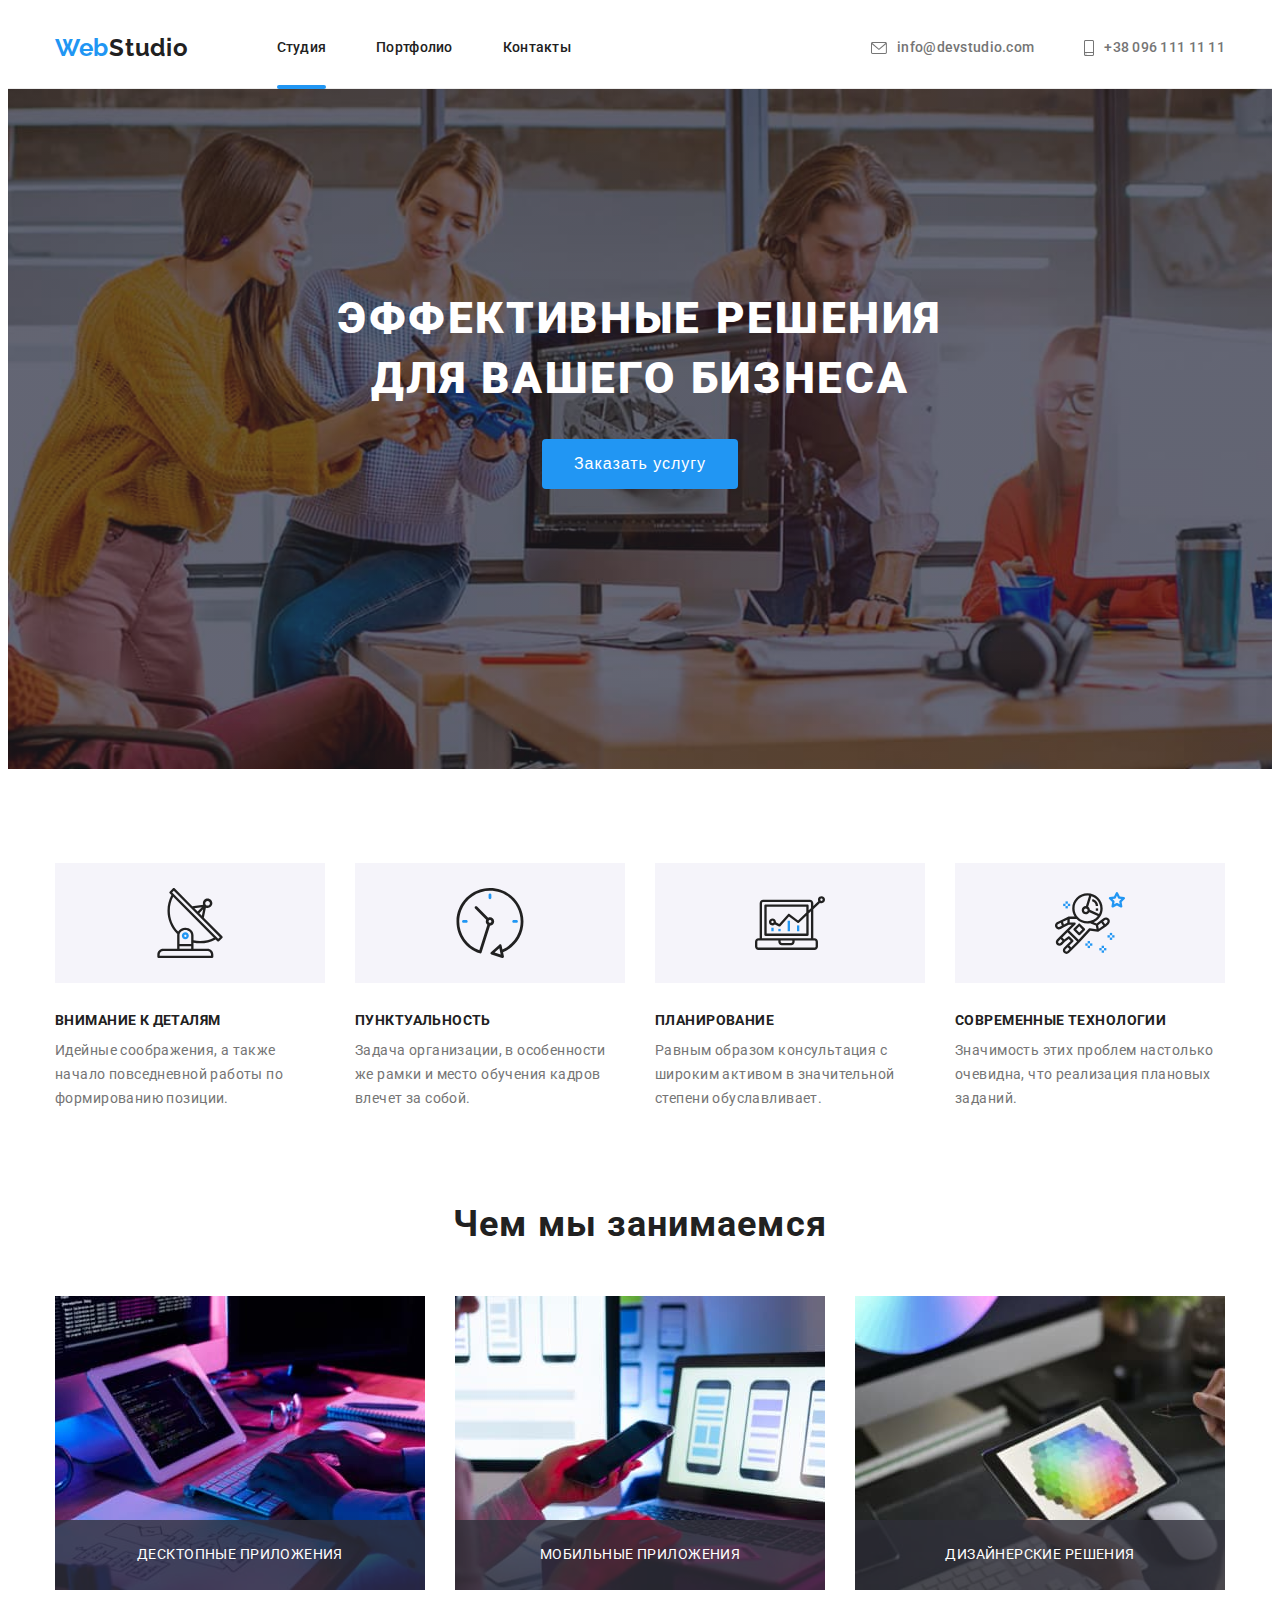
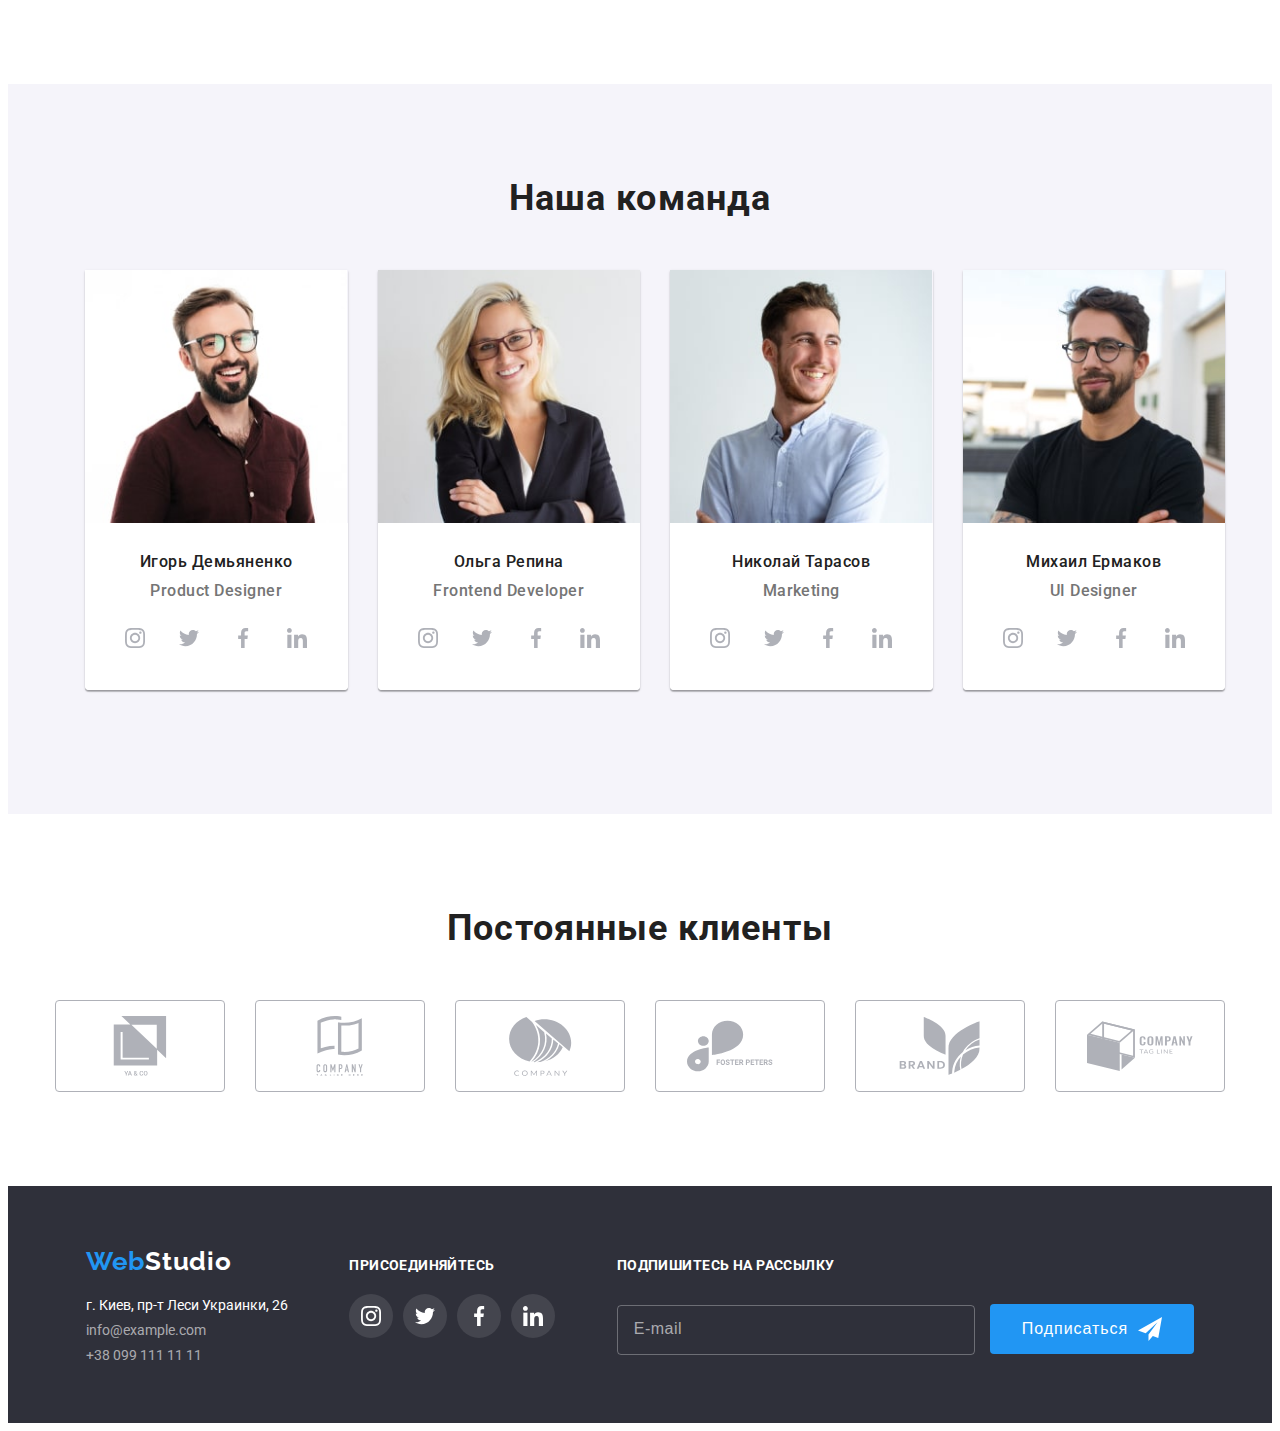
<file: index.html>
<!DOCTYPE html>
<html lang="ru">
  <head>
    <meta charset="UTF-8" />
    <meta http-equiv="X-UA-Compatible" content="IE=edge" />
    <meta name="viewport" content="width=device-width, initial-scale=1.0" />
    <title>WebStudio</title>
    <link rel="preconnect" href="https://fonts.googleapis.com" />
    <link rel="preconnect" href="https://fonts.gstatic.com" crossorigin />
    <link
      href="https://fonts.googleapis.com/css2?family=Raleway:wght@700&family=Roboto:wght@400;500;700;900&display=swap"
      rel="stylesheet"
    />
    <link
      rel="stylesheet"
      href="https://cdnjs.cloudflare.com/ajax/libs/modern-normalize/1.1.0/modern-normalize.min.css"
      integrity="sha512-wpPYUAdjBVSE4KJnH1VR1HeZfpl1ub8YT/NKx4PuQ5NmX2tKuGu6U/JRp5y+Y8XG2tV+wKQpNHVUX03MfMFn9Q=="
      crossorigin="anonymous"
      referrerpolicy="no-referrer"
    />
    <link rel="stylesheet" href="./css/main.min.css" />
  </head>
  <body class="body">
    <!-- ---------------------------------------------Header---------------------------------------- -->

    <header class="header">
      <div class="container">
        <div class="logo">
          <a class="logo__link" href="">
            <span class="logo__text">Web</span>Studio</a
          >
        </div>
        <nav class="menu">
          <ul class="nav-list">
            <li class="nav-list__item nav-list__item--margin">
              <a class="nav-list__link nav-list__link--margin current" href=""
                >Студия</a
              >
            </li>
            <li class="nav-list__item nav-list__item--margin">
              <a
                class="nav-list__link nav-list__link--margin"
                href="./portfolio.html"
                >Портфолио</a
              >
            </li>
            <li class="nav-list__item nav-list__item--margin">
              <a class="nav-list__link nav-list__link--margin" href=""
                >Контакты</a
              >
            </li>
          </ul>
        </nav>
        <ul class="nav-list nav-list--change">
          <li class="nav-list__item nav-list__item--bottom">
            <a
              class="nav-list__link nav-list__link--color nav-list__link--size"
              href="mailto:info@devstudio.com"
            >
              <svg class="nav-list__icon" width="16px" height="12px">
                <use href="./images/icons.svg#icon-envelope"></use>
              </svg>
              info@devstudio.com</a
            >
          </li>
          <li class="nav-list__item">
            <a
              class="nav-list__link nav-list__link--color nav-list__link-size"
              href="tel:+380961111111"
            >
              <svg class="nav-list__icon" width="10px" height="16px">
                <use href="./images/icons.svg#icon-smartphone"></use></svg
              >+38 096 111 11 11</a
            >
          </li>
        </ul>
        <button class="open-menu" type="button">
          <svg class="open-menu__icon" width="40px" height="40px">
            <use
              class="open-menu__sign"
              href="./images/icons.svg#menu_40px"
            ></use>
          </svg>
        </button>
      </div>
      <div class="mob-menu is-hidden">
        <div class="mob-menu__container">
          <div class="menu-top">
            <button class="menu-closed" type="button">
              <svg class="menu-closed__icon" width="40px" height="40px">
                <use
                  class="menu-closed_sign"
                  href="./images/icons.svg#close_40px"
                ></use>
              </svg>
            </button>
            <ul class="menu-top__list">
              <li class="menu-top__list">
                <a href="" class="menu-top__link menu-top__link--current"
                  >Студия</a
                >
              </li>
              <li class="menu-top__list">
                <a href="./portfolio.html" class="menu-top__link">Портфолио</a>
              </li>
              <li class="menu-top__list">
                <a href="" class="menu-top__link">Контакты</a>
              </li>
            </ul>
          </div>
          <div class="menu-bottom">
            <ul class="menu-contact">
              <li class="menu-contact__item">
                <a href="" class="menu-contact__tel">+38 096 111 11 11</a>
              </li>
              <li class="menu-contact__item">
                <a href="" class="menu-contact__mail">info@devstudio.com</a>
              </li>
            </ul>
            <ul class="menu-social">
              <li class="menu-social__item">
                <a href="" class="menu-social__link">Instagram</a>
              </li>
              <li class="menu-social__item">
                <a href="" class="menu-social__link">Twitter</a>
              </li>
              <li class="menu-social__item">
                <a href="" class="menu-social__link">Facebook</a>
              </li>
              <li class="menu-social__item">
                <a href="" class="menu-social__link">LinkedIn</a>
              </li>
            </ul>
          </div>
        </div>
      </div>
    </header>

    <!--------------------------------------- Main ------------------------------------------>

    <main>
      <!-- Section 1-->
      <section class="section primary">
        <div class="container container--display">
          <h1 class="primary__title">
            Эффективные решения <br />
            для вашего бизнеса
          </h1>
          <button data-modal-open class="primary__btn" type="button">
            Заказать услугу
          </button>
        </div>
      </section>
      <!-- Section 2-->
      <section class="section benefits">
        <div class="container">
          <h2 class="visually-hidden">Преимущества</h2>
          <ul class="benefits__list">
            <li class="benefits__item">
              <div class="benefits-card">
                <svg class="benefits-card__icon" width="70" height="70">
                  <use href="./images/icons.svg#antenna-1"></use>
                </svg>
              </div>
              <h3 class="benefits-card__company">Внимание к деталям</h3>
              <p class="benefits-card__description">
                Идейные соображения, а также начало повседневной работы по
                формированию позиции.
              </p>
            </li>
            <li class="benefits__item">
              <div class="benefits-card">
                <svg class="benefits-card__icon" width="70" height="70">
                  <use href="./images/icons.svg#icon-clock-1"></use>
                </svg>
              </div>
              <h3 class="benefits-card__company">Пунктуальность</h3>
              <p class="benefits-card__description">
                Задача организации, в особенности же рамки и место обучения
                кадров влечет за собой.
              </p>
            </li>
            <li class="benefits__item">
              <div class="benefits-card">
                <svg class="benefits-card__icon" width="70" height="70">
                  <use href="./images/icons.svg#icon-diagram"></use>
                </svg>
              </div>
              <h3 class="benefits-card__company">Планирование</h3>
              <p class="benefits-card__description">
                Равным образом консультация с широким активом в значительной
                степени обуславливает.
              </p>
            </li>
            <li class="benefits__item">
              <div class="benefits-card">
                <svg class="benefits-card__icon" width="70" height="70">
                  <use href="./images/icons.svg#icon-astronaut-1"></use>
                </svg>
              </div>
              <h3 class="benefits-card__company">Современные технологии</h3>
              <p class="benefits-card__description">
                Значимость этих проблем настолько очевидна, что реализация
                плановых заданий.
              </p>
            </li>
          </ul>
        </div>
      </section>
      <!-- Section 3 -->
      <section class="section product">
        <div class="container">
          <h2 class="product__our">Чем мы занимаемся</h2>
          <ul class="product-device">
            <li class="product__pic">
              <div class="device">
                <picture>
                  <source
                    media="(min-width:1200px )"
                    srcset="
                      ./images/whatwedo/doing1-min.jpg    1x,
                      ./images/whatwedo/doing1-2x-min.jpg 2x
                    "
                  />
                  <img
                    src="./images/whatwedo/doing1-min.jpg"
                    alt="Друкует текст
                  на клавиатуре."
                  />
                </picture>
                <p class="device__title">Десктопные приложения</p>
              </div>
            </li>
            <li class="product__pic">
              <div class="device">
                <picture>
                  <source
                    media="(min-width:1200px )"
                    srcset="
                      ./images/whatwedo/doing2-min.jpg    1x,
                      ./images/whatwedo/doing2-2x-min.jpg 2x
                    "
                  />
                  <img
                    src="/images/whatwedo/doing2-min.jpg"
                    alt="Оптимизирует телефон"
                  />
                </picture>

                <p class="device__title">Мобильные приложения</p>
              </div>
            </li>
            <li class="product__pic">
              <div class="device">
                <picture>
                  <source
                    media="(min-width:1200px )"
                    srcset="
                      ./images/whatwedo/doing3-min.jpg    1x,
                      ./images/whatwedo/doing3-2x-min.jpg 2x
                    "
                  />
                  <img
                    src="./images/whatwedo/doing3-min.jpg"
                    alt="Играет игру на планшете"
                  />
                </picture>
                <p class="device__title">Дизайнерские решения</p>
              </div>
            </li>
          </ul>
        </div>
      </section>
      <!-- Sectiom 4 -->
      <section class="section about">
        <div class="container">
          <h2 class="about__team">Наша команда</h2>
          <ul class="worker">
            <li class="worker__people">
              <picture>
                <source
                  media="(min-width:1200px )"
                  srcset="
                    ./images/ourteam/people1-desktop-min.jpg    1x,
                    ./images/ourteam/people1-desktop-2x-min.jpg 2x
                  "
                />
                <source
                  media="(min-width:768px )"
                  srcset="
                    ./images/ourteam/people1-tablet-min.jpg    1x,
                    ./images/ourteam/people1-tablet-2x-min.jpg 2x
                  "
                />
                <source
                  media="(min-width:320px )"
                  srcset="
                    ./images/ourteam/people1-mob-min.jpg    1x,
                    ./images/ourteam/people1-mob-2x-min.jpg 2x
                  "
                />
                <img
                  src="./images/ourteam/people1-mob-min.jpg"
                  alt="Фотография Николая Тарасова"
                />
              </picture>
              <div
                class="worker__container-position worker__container--position"
              >
                <h3 class="worker__name">Игорь Демьяненко</h3>
                <p class="worker__position" lang="en">Product Designer</p>
                <ul class="social-media">
                  <li class="social-media__icon">
                    <a
                      class="social-media__link"
                      href="https://www.instagram.com/"
                      target="_blank"
                      rel="noreferrer noopener"
                    >
                      <svg class="social-media__icon" width="20" height="20">
                        <use
                          href="./images/icons.svg#icon-instagram"
                        ></use></svg
                    ></a>
                  </li>
                  <li class="social-media__icon">
                    <a
                      class="social-media__link"
                      href="https://twitter.com/"
                      target="_blank"
                      rel="noreferrer noopener"
                    >
                      <svg class="social-media__icon" width="20" height="20">
                        <use href="./images/icons.svg#icon-twitter"></use>
                      </svg>
                    </a>
                  </li>
                  <li class="social-media__icon">
                    <a
                      class="social-media__link"
                      href="https://www.facebook.com/"
                      target="_blank"
                      rel="noreferrer noopener"
                    >
                      <svg class="social-media__icon" width="20" height="20">
                        <use href="./images/icons.svg#icon-facebook"></use>
                      </svg>
                    </a>
                  </li>
                  <li class="social-media__icon">
                    <a
                      class="social-media__link"
                      href="https://www.linkedin.com/"
                      target="_blank"
                      rel="noreferrer noopener"
                    >
                      <svg class="social-media__icon" width="20" height="20">
                        <use href="./images/icons.svg#icon-linkedin"></use>
                      </svg>
                    </a>
                  </li>
                </ul>
              </div>
            </li>
            <li class="worker__people">
              <picture>
                <source
                  media="(min-width:1200px )"
                  srcset="
                    ./images/ourteam/people2-desktop-min.jpg    1x,
                    ./images/ourteam/people2-desktop-2x-min.jpg 2x
                  "
                />
                <source
                  media="(min-width:768px )"
                  srcset="
                    ./images/ourteam/people2-tablet-min.jpg    1x,
                    ./images/ourteam/people2-tablet-2x-min.jpg 2x
                  "
                />
                <source
                  media="(min-width:320px )"
                  srcset="
                    ./images/ourteam/people2-mob-min.jpg    1x,
                    ./images/ourteam/people2-mob-2x-min.jpg 2x
                  "
                />
                <img
                  src="./images/ourteam/people2-mob-min.jpg"
                  alt="Фотография Ольги Репиной"
                />
              </picture>
              <div class="worker__container-position">
                <h3 class="worker__name">Ольга Репина</h3>
                <p class="worker__position" lang="en">Frontend Developer</p>
                <ul class="social-media list">
                  <li class="social-media__icon">
                    <a
                      class="social-media__link"
                      href="https://www.instagram.com/"
                      target="_blank"
                      rel="noreferrer noopener"
                    >
                      <svg class="social-media__icon" width="20" height="20">
                        <use
                          href="./images/icons.svg#icon-instagram"
                        ></use></svg
                    ></a>
                  </li>
                  <li class="social-media__icon">
                    <a
                      class="social-media__link"
                      href="https://twitter.com/"
                      target="_blank"
                      rel="noreferrer noopener"
                    >
                      <svg class="social-media__icon" width="20" height="20">
                        <use href="./images/icons.svg#icon-twitter"></use>
                      </svg>
                    </a>
                  </li>
                  <li class="social-media__icon">
                    <a
                      class="social-media__link"
                      href="https://www.facebook.com/"
                      target="_blank"
                      rel="noreferrer noopener"
                    >
                      <svg class="social-media__icon" width="20" height="20">
                        <use href="./images/icons.svg#icon-facebook"></use>
                      </svg>
                    </a>
                  </li>
                  <li class="social-media__icon">
                    <a
                      class="social-media__link"
                      href="https://www.linkedin.com/"
                      target="_blank"
                      rel="noreferrer noopener"
                    >
                      <svg class="social-media__icon" width="20" height="20">
                        <use href="./images/icons.svg#icon-linkedin"></use>
                      </svg>
                    </a>
                  </li>
                </ul>
              </div>
            </li>
            <li class="worker__people">
              <picture>
                <source
                  media="(min-width:1200px )"
                  srcset="
                    ./images/ourteam/people3-desktop-min.jpg    1x,
                    ./images/ourteam/people3-desktop-2x-min.jpg 2x
                  "
                />
                <source
                  media="(min-width:768px )"
                  srcset="
                    ./images/ourteam/people3-tablet-min.jpg    1x,
                    ./images/ourteam/people3-tablet-2x-min.jpg 2x
                  "
                />
                <source
                  media="(min-width:320px )"
                  srcset="
                    ./images/ourteam/people3-mob-min.jpg    1x,
                    ./images/ourteam/people3-mob-2x-min.jpg 2x
                  "
                />
                <img
                  src="./images/ourteam/people3-mob-min.jpg"
                  alt="Фотография Николая Тарасова"
                />
              </picture>
              <div class="worker__container-position">
                <h3 class="worker__name">Николай Тарасов</h3>
                <p class="worker__position" lang="en">Marketing</p>
                <ul class="social-media list">
                  <li class="social-media__icon">
                    <a
                      class="social-media__link"
                      href="https://www.instagram.com/"
                      target="_blank"
                      rel="noreferrer noopener"
                    >
                      <svg class="social-media__icon" width="20" height="20">
                        <use
                          href="./images/icons.svg#icon-instagram"
                        ></use></svg
                    ></a>
                  </li>
                  <li class="social-media__icon">
                    <a
                      class="social-media__link"
                      href="https://twitter.com/"
                      target="_blank"
                      rel="noreferrer noopener"
                    >
                      <svg class="social-media__icon" width="20" height="20">
                        <use href="./images/icons.svg#icon-twitter"></use>
                      </svg>
                    </a>
                  </li>
                  <li class="social-media__icon">
                    <a
                      class="social-media__link"
                      href="https://www.facebook.com/"
                      target="_blank"
                      rel="noreferrer noopener"
                    >
                      <svg class="social-media__icon" width="20" height="20">
                        <use href="./images/icons.svg#icon-facebook"></use>
                      </svg>
                    </a>
                  </li>
                  <li class="social-media__icon">
                    <a
                      class="social-media__link"
                      href="https://www.linkedin.com/"
                      target="_blank"
                      rel="noreferrer noopener"
                    >
                      <svg class="social-media__icon" width="20" height="20">
                        <use href="./images/icons.svg#icon-linkedin"></use>
                      </svg>
                    </a>
                  </li>
                </ul>
              </div>
            </li>
            <li class="worker__people">
              <picture>
                <source
                  media="(min-width:1200px )"
                  srcset="
                    ./images/ourteam/people4-desktop-min.jpg    1x,
                    ./images/ourteam/people4-desktop-2x-min.jpg 2x
                  "
                />
                <source
                  media="(min-width:768px )"
                  srcset="
                    ./images/ourteam/people4-tablet-min.jpg    1x,
                    ./images/ourteam/people4-tablet-2x-min.jpg 2x
                  "
                />
                <source
                  media="(min-width:320px )"
                  srcset="
                    ./images/ourteam/people4-mob-min.jpg    1x,
                    ./images/ourteam/people4-mob-2x-min.jpg 2x
                  "
                />
                <img
                  src="./images/ourteam/people4-mob-min.jpg"
                  alt="Фотография Михаила Ермакова"
                />
              </picture>
              <div class="worker__container-position">
                <h3 class="worker__name">Михаил Ермаков</h3>
                <p class="worker__position" lang="en">UI Designer</p>
                <ul class="social-media list">
                  <li class="social-media__icon">
                    <a
                      class="social-media__link"
                      href="https://www.instagram.com/"
                      target="_blank"
                      rel="noreferrer noopener"
                    >
                      <svg class="social-media__icon" width="20" height="20">
                        <use
                          href="./images/icons.svg#icon-instagram"
                        ></use></svg
                    ></a>
                  </li>
                  <li class="social-media__icon">
                    <a
                      class="social-media__link"
                      href="https://twitter.com/"
                      target="_blank"
                      rel="noreferrer noopener"
                    >
                      <svg class="social-media__icon" width="20" height="20">
                        <use href="./images/icons.svg#icon-twitter"></use>
                      </svg>
                    </a>
                  </li>
                  <li class="social-media__icon">
                    <a
                      class="social-media__link"
                      href="https://www.facebook.com/"
                      target="_blank"
                      rel="noreferrer noopener"
                    >
                      <svg class="social-media__icon" width="20" height="20">
                        <use href="./images/icons.svg#icon-facebook"></use>
                      </svg>
                    </a>
                  </li>
                  <li class="social-media__icon">
                    <a
                      class="social-media__link"
                      href="https://www.linkedin.com/"
                      target="_blank"
                      rel="noreferrer noopener"
                    >
                      <svg class="social-media__icon" width="20" height="20">
                        <use href="./images/icons.svg#icon-linkedin"></use>
                      </svg>
                    </a>
                  </li>
                </ul>
              </div>
            </li>
          </ul>
        </div>
      </section>
      <!-- Section 5 -->
      <section class="section clients">
        <div class="container">
          <h2 class="about__team">Постоянные клиенты</h2>
          <ul class="companies-logo">
            <li class="companies-logo__list">
              <a class="companies-logo__link" href="#">
                <svg class="companies-logo__icon">
                  <use
                    class="logo-company-sign"
                    href="./images/icons.svg#icon-group-1"
                  ></use>
                </svg>
              </a>
            </li>
            <li class="companies-logo__list">
              <a class="companies-logo__link" href="">
                <svg class="companies-logo__icon">
                  <use href="./images/icons.svg#icon-group-2"></use>
                </svg>
              </a>
            </li>
            <li class="companies-logo__list">
              <a class="companies-logo__link" href="#">
                <svg class="companies-logo__icon">
                  <use href="./images/icons.svg#icon-group-3"></use>
                </svg>
              </a>
            </li>
            <li class="companies-logo__list">
              <a class="companies-logo__link" href="#"
                ><svg class="companies-logo__icon">
                  <use href="./images/icons.svg#icon-group-4"></use>
                </svg>
              </a>
            </li>
            <li class="companies-logo__list">
              <a class="companies-logo__link" href="#"
                ><svg class="companies-logo__icon">
                  <use href="./images/icons.svg#icon-group-5"></use>
                </svg>
              </a>
            </li>
            <li class="companies-logo__list">
              <a class="companies-logo__link" href="#">
                <svg class="companies-logo__icon">
                  <use href="./images/icons.svg#icon-group-6"></use>
                </svg>
              </a>
            </li>
          </ul>
        </div>
      </section>
    </main>
    <!-- Footer -->
    <footer class="information">
      <div class="container">
        <div class="container-adress">
          <a class="footer__logo"><span class="logo">Web</span>Studio</a>
          <address class="informations">
            <ul class="informations-list">
              <li class="informations-list__available">
                <a
                  class="informations-list__address informations-list__address--accent"
                  href="https://goo.gl/maps/JRwkvSi4zXC3icFQ9"
                  target="_blank"
                  >г. Киев, пр-т Леси Украинки, 26</a
                >
              </li>
              <li class="informations-list__available">
                <a
                  class="informations-list__mail informations-list__mail--accent"
                  href="mailto:info@example.com"
                  >info@example.com</a
                >
              </li>
              <li class="informations-list__available">
                <a
                  class="informations-list__number informations-list__number--accent"
                  href="tel:+380991111111"
                  >+38 099 111 11 11</a
                >
              </li>
            </ul>
          </address>
        </div>
        <div class="container-footer">
          <h2 class="join__title">присоединяйтесь</h2>
          <ul class="join">
            <li class="join__list">
              <a
                class="join__link"
                href="https://www.instagram.com/"
                target="_blank"
                rel="noreferrer noopener"
              >
                <svg class="join__icon" width="20px" height="20px">
                  <use href="./images/icons.svg#icon-instagram"></use>
                </svg>
              </a>
            </li>
            <li class="join__list">
              <a
                class="join__link"
                href="https://twitter.com/"
                target="_blank"
                rel="noreferrer noopener"
              >
                <svg class="join__icon" width="20px" height="20px">
                  <use href="./images/icons.svg#icon-twitter"></use>
                </svg>
              </a>
            </li>
            <li class="join__list">
              <a
                class="join__link"
                href="https://www.facebook.com/"
                target="_blank"
                rel="noreferrer noopener"
              >
                <svg class="join__icon" width="20px" height="20px">
                  <use href="./images/icons.svg#icon-facebook"></use>
                </svg>
              </a>
            </li>
            <li class="join__list">
              <a
                class="join__link"
                href="https://www.linkedin.com/"
                target="_blank"
                rel="noreferrer noopener"
              >
                <svg class="join__icon" width="20px" height="20px">
                  <use href="./images/icons.svg#icon-linkedin"></use>
                </svg>
              </a>
            </li>
          </ul>
        </div>
        <div class="container-mailing">
          <p class="mailinglist__title">Подпишитесь на рассылку</p>
          <form class="footer-form">
            <div class="mailinglist">
              <input
                class="mailinglist__btn"
                type="text"
                name="e-mail"
                id="mail"
                placeholder="E-mail"
              />
              <button type="button" class="primary__btn primary__btn--correct">
                Подписаться
                <svg class="mailinglist__icon" width="24px" height="24px">
                  <use href="./images/icons.svg#plane"></use>
                </svg>
              </button>
            </div>
          </form>
        </div>
      </div>
    </footer>

    <!-- --------------------Modal------------------------------- -->

    <div data-modal class="backdrop is-hidden">
      <div class="modal">
        <button data-modal-close class="modal__button" type="button">
          <svg class="modal__icon" width="18px" height="18px">
            <use href="./images/icons.svg#close-black-18dp-2-1"></use>
          </svg>
        </button>
        <p class="modal__title">Оставьте свои данные, мы вам перезвоним</p>
        <form class="modal-form">
          <label class="modal-form__label" for="text-modal">Имя</label>
          <div class="input-wrap">
            <input
              class="input-wrap__btn"
              name="person"
              type="text"
              placeholder=""
              id="text-modal"
            />
            <svg class="input-wrap__img" width="18px" height="18px">
              <use href="./images/icons.svg#people"></use>
            </svg>
          </div>

          <label class="modal-form__label" for="modal-tel">Телефон</label>
          <div class="input-wrap">
            <input
              class="input-wrap__btn"
              name="telephone"
              type="tel"
              placeholder=""
              id="modal-tel"
            />
            <svg class="input-wrap__img" width="18px" height="18px">
              <use href="./images/icons.svg#telephone"></use>
            </svg>
          </div>

          <label class="modal-form__label" for="modal-mail">Почта</label>
          <div class="input-wrap">
            <input
              class="input-wrap__btn"
              name="mail"
              type="email"
              placeholder=""
              id="modal-mail"
            />
            <svg class="input-wrap__img" width="18px" height="18px">
              <use href="./images/icons.svg#mail"></use>
            </svg>
          </div>

          <label class="modal-form__label" for="modal-coment"
            >Комментарий</label
          >
          <textarea
            class="comments"
            name="coment"
            placeholder="Введите текст"
            id="modal-coment"
          ></textarea>
          <input
            type="checkbox"
            class="agree visually-hidden"
            name="modal-flag"
            id="modal-flag"
          />
          <label class="agree__text" for="modal-flag"
            >Соглашаюсь с рассылкой и принимаю
            <a class="agree__link" href="#">Условия договора</a>
            <span class="agree__img">
              <svg class="agree__icon" width="16px" height="15px">
                <use href="./images/icons.svg#Vector"></use>
              </svg>
            </span>
          </label>
          <input type="submit" class="modal-submit" />
        </form>
      </div>
    </div>
    <script src="./js/modal.js"></script>
    <script src="./js/menu.js"></script>
  </body>
</html>
</file>
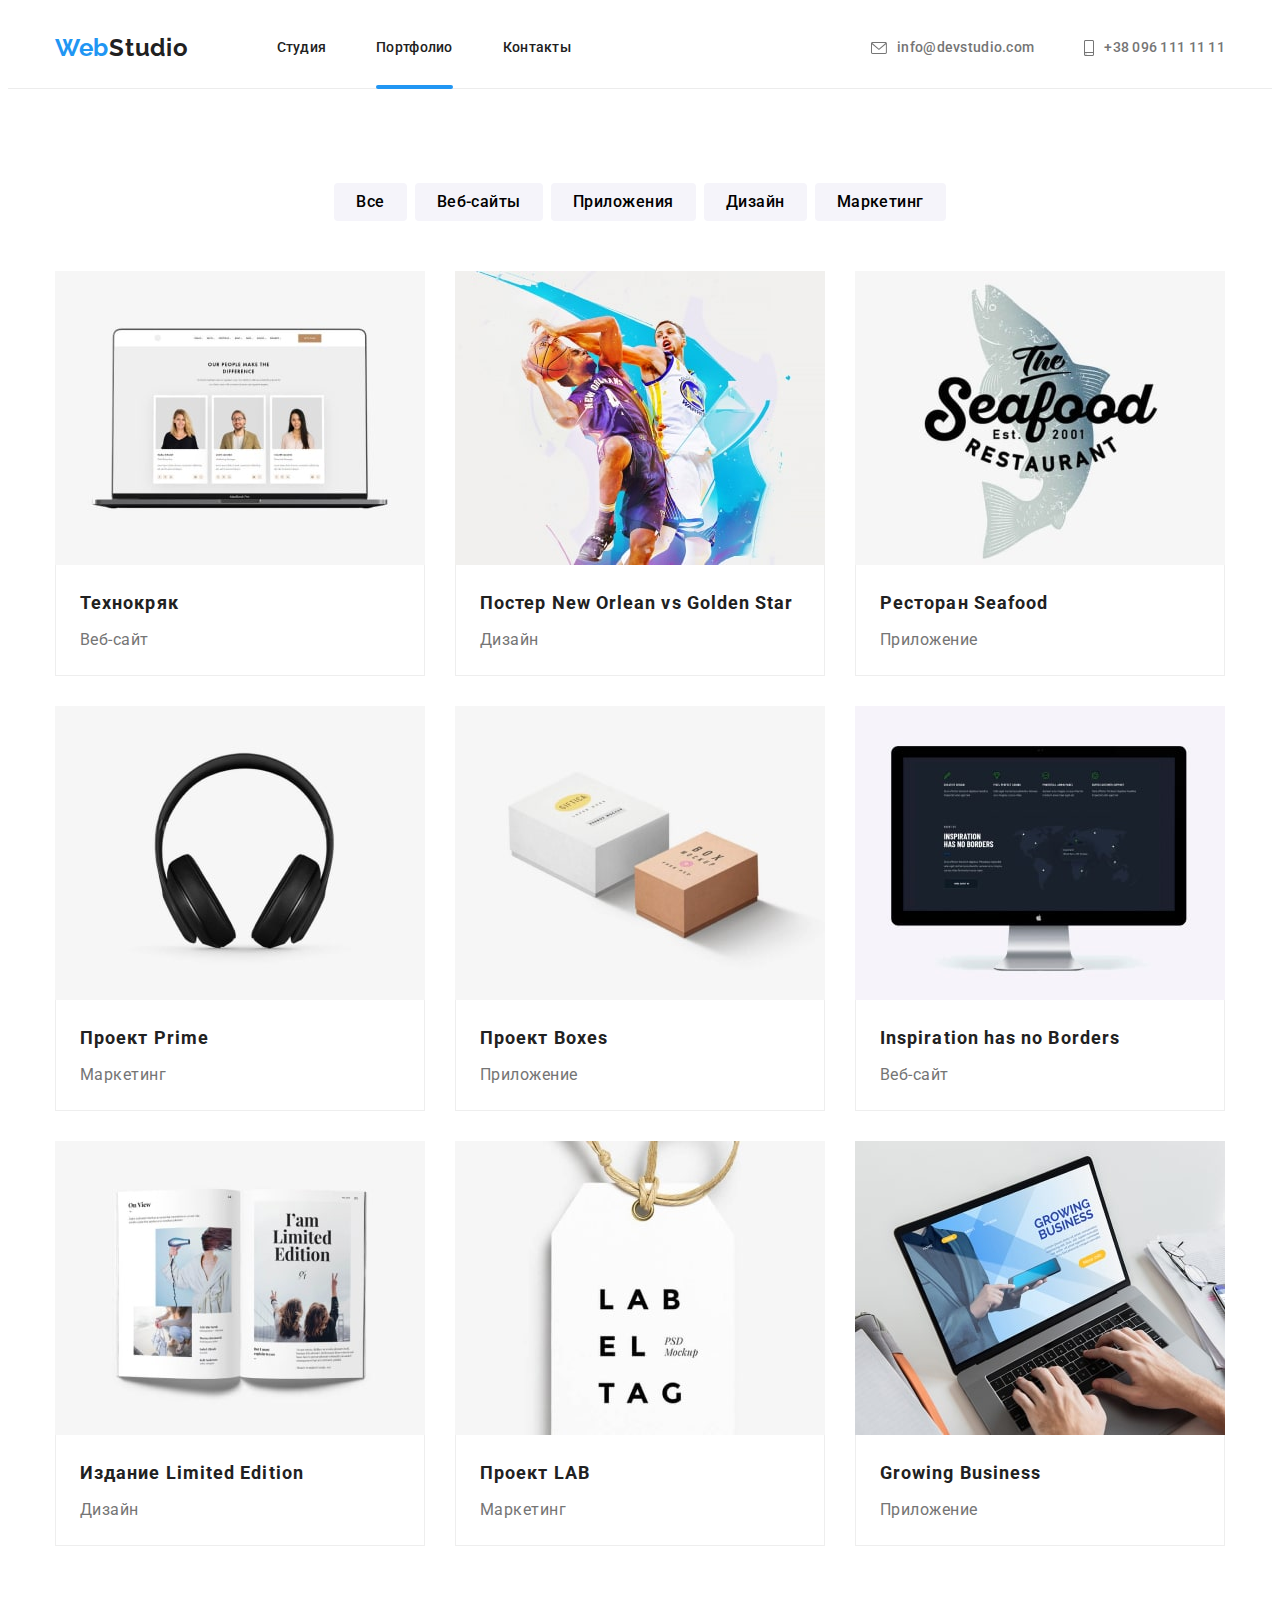
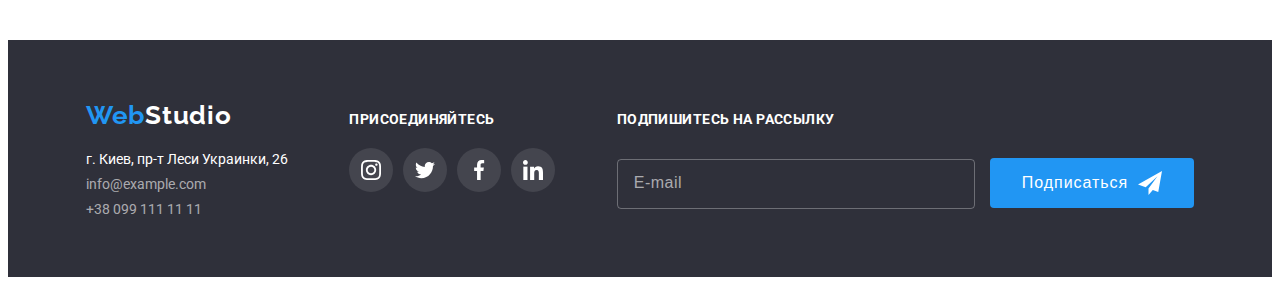
<file: portfolio.html>
<!DOCTYPE html>
<html lang="ru">
  <head>
    <meta charset="UTF-8" />
    <meta http-equiv="X-UA-Compatible" content="IE=edge" />
    <meta name="viewport" content="width=device-width, initial-scale=1.0" />
    <title>WebStudio</title>
    <link rel="preconnect" href="https://fonts.googleapis.com" />
    <link rel="preconnect" href="https://fonts.gstatic.com" crossorigin />
    <link
      href="https://fonts.googleapis.com/css2?family=Raleway:wght@700&family=Roboto:wght@400;500;700;900&display=swap"
      rel="stylesheet"
    />
    <link
      rel="stylesheet"
      href="https://cdnjs.cloudflare.com/ajax/libs/modern-normalize/1.1.0/modern-normalize.min.css"
      integrity="sha512-wpPYUAdjBVSE4KJnH1VR1HeZfpl1ub8YT/NKx4PuQ5NmX2tKuGu6U/JRp5y+Y8XG2tV+wKQpNHVUX03MfMFn9Q=="
      crossorigin="anonymous"
      referrerpolicy="no-referrer"
    />
    <link rel="stylesheet" href="./css/main.min.css" />
  </head>
  <body>
    <!-- Header -->
    <header class="header">
      <div class="container">
        <div class="logo">
          <a class="logo__link" href="">
            <span class="logo__text">Web</span>Studio</a
          >
        </div>
        <nav class="menu">
          <ul class="nav-list">
            <li class="nav-list__item nav-list__item--margin">
              <a
                class="nav-list__link nav-list__link--margin"
                href="./index.html"
                >Студия</a
              >
            </li>
            <li class="nav-list__item nav-list__item--margin">
              <a class="nav-list__link nav-list__link--margin current" href=""
                >Портфолио</a
              >
            </li>
            <li class="nav-list__item nav-list__item--margin">
              <a class="nav-list__link nav-list__link--margin" href=""
                >Контакты</a
              >
            </li>
          </ul>
        </nav>
        <ul class="nav-list nav-list--change">
          <li class="nav-list__item nav-list__item--bottom">
            <a
              class="nav-list__link nav-list__link--color nav-list__link--size"
              href="mailto:info@devstudio.com"
            >
              <svg class="nav-list__icon" width="16px" height="12px">
                <use href="./images/icons.svg#icon-envelope"></use>
              </svg>
              info@devstudio.com</a
            >
          </li>
          <li class="nav-list__item">
            <a
              class="nav-list__link nav-list__link--color nav-list__link-size"
              href="tel:+380961111111"
            >
              <svg class="nav-list__icon" width="10px" height="16px">
                <use href="./images/icons.svg#icon-smartphone"></use></svg
              >+38 096 111 11 11</a
            >
          </li>
        </ul>
        <button class="open-menu" type="button">
          <svg class="open-menu__icon" width="40px" height="40px">
            <use
              class="open-menu__sign"
              href="./images/icons.svg#menu_40px"
            ></use>
          </svg>
        </button>
      </div>
      <div class="mob-menu is-hidden">
        <div class="mob-menu__container">
          <div class="menu-top">
            <button class="menu-closed" type="button">
              <svg class="menu-closed__icon" width="40px" height="40px">
                <use
                  class="menu-closed_sign"
                  href="./images/icons.svg#close_40px"
                ></use>
              </svg>
            </button>
            <ul class="menu-top__list">
              <li class="menu-top__list">
                <a href="./index.html" class="menu-top__link">Студия</a>
              </li>
              <li class="menu-top__list">
                <a href="" class="menu-top__link menu-top__link--current"
                  >Портфолио</a
                >
              </li>
              <li class="menu-top__list">
                <a href="" class="menu-top__link">Контакты</a>
              </li>
            </ul>
          </div>
          <div class="menu-bottom">
            <ul class="menu-contact">
              <li class="menu-contact__item">
                <a href="" class="menu-contact__tel">+38 096 111 11 11</a>
              </li>
              <li class="menu-contact__item">
                <a href="" class="menu-contact__mail">info@devstudio.com</a>
              </li>
            </ul>
            <ul class="menu-social">
              <li class="menu-social__item">
                <a href="" class="menu-social__link">Instagram</a>
              </li>
              <li class="menu-social__item">
                <a href="" class="menu-social__link">Twitter</a>
              </li>
              <li class="menu-social__item">
                <a href="" class="menu-social__link">Facebook</a>
              </li>
              <li class="menu-social__item">
                <a href="" class="menu-social__link">LinkedIn</a>
              </li>
            </ul>
          </div>
        </div>
      </div>
    </header>
    <!-- Main -->
    <main>
      <!-- Button -->
      <section class="section main-nav">
        <div class="container">
          <h1 class="visually-hidden">Что мы делаем</h1>
          <ul class="filtr-menu">
            <li class="filtr-menu__item">
              <button class="button" type="button">Все</button>
            </li>
            <li class="filtr-menu__item">
              <button class="button" type="button">Веб-сайты</button>
            </li>
            <li class="filtr-menu__item">
              <button class="button" type="button">Приложения</button>
            </li>
            <li class="filtr-menu__item">
              <button class="button" type="button">Дизайн</button>
            </li>
            <li class="filtr-menu__item">
              <button class="button" type="button">Маркетинг</button>
            </li>
          </ul>
          <ul class="product-development">
            <li class="main-informations">
              <a href="" class="object">
                <div class="object__thumb">
                  <picture>
                    <source
                      media="(min-width:1200px )"
                      srcset="
                        ./images/portfolio/img1-desktop-min.jpg    1x,
                        ./images/portfolio/img1-desktop-2x-min.jpg 2x
                      "
                    />
                    <source
                      media="(min-width:768px )"
                      srcset="
                        ./images/portfolio/img1-tablet-min.jpg    1x,
                        ./images/portfolio/img1-tablet-2x-min.jpg 2x
                      "
                    />
                    <source
                      media="(min-width: 320px )"
                      srcset="
                        ./images/portfolio/img1-mob-min.jpg    1x,
                        ./images/portfolio/img1-mob-2x-min.jpg 2x
                      "
                    />
                    <img
                      src="./images/portfolio/img1-mob-min.jpg"
                      alt="Ноутбук"
                    />
                  </picture>

                  <div class="object__text">
                    <p class="object__word">
                      Ресурс предлагает комплексные предложения с разным уровнем
                      функционала и сервисов. Все это позволит посетителю
                      получить исчерпывающие сведения о компании или частном
                      лице.
                    </p>
                  </div>
                </div>
                <div class="object-title object-title--height">
                  <h2 class="object-title__text">Технокряк</h2>
                  <p class="object-title__description">Веб-сайт</p>
                </div>
              </a>
            </li>
            <li class="main-informations">
              <a href="" class="object">
                <div class="object__thumb">
                  <picture>
                    <source
                      media="(min-width:1200px )"
                      srcset="
                        ./images/portfolio/img2-desktop-min.jpg    1x,
                        ./images/portfolio/img2-desktop-2x-min.jpg 2x
                      "
                    />
                    <source
                      media="(min-width:768px )"
                      srcset="
                        ./images/portfolio/img2-tablet-min.jpg    1x,
                        ./images/portfolio/img2-tablet-2x-min.jpg 2x
                      "
                    />
                    <source
                      media="(min-width: 320px)"
                      srcset="
                        ./images/portfolio/img2-mob-min.jpg    1x,
                        ./images/portfolio/img2-mob-2x-min.jpg 2x
                      "
                    />
                    <img
                      src="./images/portfolio/img2-mob-min.jpg"
                      alt="<Баскетбол>"
                    />
                  </picture>
                  <div class="object__text">
                    <p class="object__word">
                      Ресурс предлагает комплексные предложения с разным уровнем
                      функционала и сервисов. Все это позволит посетителю
                      получить исчерпывающие сведения о компании или частном
                      лице.
                    </p>
                  </div>
                </div>
                <div class="object-title">
                  <h2 class="object-title__text">
                    Постер <span lang="en"> New Orlean vs Golden Star</span>
                  </h2>
                  <p class="object-title__description">Дизайн</p>
                </div>
              </a>
            </li>
            <li class="main-informations">
              <a href="" class="object">
                <div class="object__thumb">
                  <picture>
                    <source
                      media="(min-width:1200px )"
                      srcset="
                        ./images/portfolio/img3-desktop-min.jpg    1x,
                        ./images/portfolio/img3-desktop-2x-min.jpg 2x
                      "
                    />
                    <source
                      media="(min-width:768px )"
                      srcset="
                        ./images/portfolio/img3-tablet-min.jpg    1x,
                        ./images/portfolio/img3-tablet-2x-min.jpg 2x
                      "
                    />
                    <source
                      media="(min-width: 320px)"
                      srcset="
                        ./images/portfolio/img3-mob-min.jpg    1x,
                        ./images/portfolio/img3-mob-2x-min.jpg 2x
                      "
                    />
                    <img
                      src="./images/portfolio/img3-mob-min.jpg"
                      alt="Емблема"
                    />
                  </picture>

                  <div class="object__text">
                    <p class="object__word">
                      Ресурс предлагает комплексные предложения с разным уровнем
                      функционала и сервисов. Все это позволит посетителю
                      получить исчерпывающие сведения о компании или частном
                      лице.
                    </p>
                  </div>
                </div>
                <div class="object-title">
                  <h2 class="object-title__text">
                    Ресторан <span lang="en">Seafood</span>
                  </h2>
                  <p class="object-title__description">Приложение</p>
                </div>
              </a>
            </li>
            <li class="main-informations">
              <a href="" class="object">
                <div class="object__thumb">
                  <picture>
                    <source
                      media="(min-width:1200px )"
                      srcset="
                        ./images/portfolio/img4-desktop-min.jpg    1x,
                        ./images/portfolio/img4-desktop-2x-min.jpg 2x
                      "
                    />
                    <source
                      media="(min-width:768px )"
                      srcset="
                        ./images/portfolio/img4-tablet-min.jpg    1x,
                        ./images/portfolio/img4-tablet-2x-min.jpg 2x
                      "
                    />
                    <source
                      media="(min-width: 320px)"
                      srcset="
                        ./images/portfolio/img4-mob-min.jpg    1x,
                        ./images/portfolio/img4-mob-2x-min.jpg 2x
                      "
                    />
                    <img
                      src="./images/portfolio/img4-mob-min.jpg"
                      alt="Наушники"
                    />
                  </picture>

                  <div class="object__text">
                    <p class="object__word">
                      Ресурс предлагает комплексные предложения с разным уровнем
                      функционала и сервисов. Все это позволит посетителю
                      получить исчерпывающие сведения о компании или частном
                      лице.
                    </p>
                  </div>
                </div>
                <div class="object-title">
                  <h2 class="object-title__text">
                    Проект <span lang="en">Prime</span>
                  </h2>
                  <p class="object-title__description">Маркетинг</p>
                </div>
              </a>
            </li>
            <li class="main-informations">
              <a href="" class="object">
                <div class="object__thumb">
                  <picture>
                    <source
                      media="(min-width:1200px )"
                      srcset="
                        ./images/portfolio/img5-desktop-min.jpg    1x,
                        ./images/portfolio/img5-desktop-2x-min.jpg 2x
                      "
                    />
                    <source
                      media="(min-width:768px )"
                      srcset="
                        ./images/portfolio/img5-tablet-min.jpg    1x,
                        ./images/portfolio/img5-tablet-2x-min.jpg 2x
                      "
                    />
                    <source
                      media="(min-width: 320px)"
                      srcset="
                        ./images/portfolio/img5-mob-min.jpg    1x,
                        ./images/portfolio/img5-mob-2x-min.jpg 2x
                      "
                    />
                    <img
                      src="./images/portfolio/img5-mob-min.jpg"
                      alt="Коробки"
                    />
                  </picture>

                  <div class="object__text">
                    <p class="object__word">
                      Ресурс предлагает комплексные предложения с разным уровнем
                      функционала и сервисов. Все это позволит посетителю
                      получить исчерпывающие сведения о компании или частном
                      лице.
                    </p>
                  </div>
                </div>
                <div class="object-title">
                  <h2 class="object-title__text">
                    Проект <span lang="en">Boxes</span>
                  </h2>
                  <p class="object-title__description">Приложение</p>
                </div>
              </a>
            </li>
            <li class="main-informations">
              <a href="" class="object">
                <div class="object__thumb">
                  <picture>
                    <source
                      media="(min-width:1200px )"
                      srcset="
                        ./images/portfolio/img6-desktop-min.jpg    1x,
                        ./images/portfolio/img6-desktop-2x-min.jpg 2x
                      "
                    />
                    <source
                      media="(min-width:768px )"
                      srcset="
                        ./images/portfolio/img6-tablet-min.jpg    1x,
                        ./images/portfolio/img6-tablet-2x-min.jpg 2x
                      "
                    />
                    <source
                      media="(min-width: 320px)"
                      srcset="
                        ./images/portfolio/img6-mob-min.jpg    1x,
                        ./images/portfolio/img6-mob-2x-min.jpg 2x
                      "
                    />
                    <img
                      src="./images/portfolio/img6-mob-min.jpg"
                      alt="Монитор"
                    />
                  </picture>
                  <div class="object__text">
                    <p class="object__word">
                      Ресурс предлагает комплексные предложения с разным уровнем
                      функционала и сервисов. Все это позволит посетителю
                      получить исчерпывающие сведения о компании или частном
                      лице.
                    </p>
                  </div>
                </div>
                <div class="object-title">
                  <h2 class="object-title__text" lang="en">
                    Inspiration has no Borders
                  </h2>
                  <p class="object-title__description">Веб-сайт</p>
                </div>
              </a>
            </li>
            <li class="main-informations">
              <a href="" class="object">
                <div class="object__thumb">
                  <picture>
                    <source
                      media="(min-width:1200px )"
                      srcset="
                        ./images/portfolio/img7-desktop-min.jpg    1x,
                        ./images/portfolio/img7-desktop-2x-min.jpg 2x
                      "
                    />
                    <source
                      media="(min-width:768px )"
                      srcset="
                        ./images/portfolio/img7-tablet-min.jpg    1x,
                        ./images/portfolio/img7-tablet-2x-min.jpg 2x
                      "
                    />
                    <source
                      media="(min-width: 320px)"
                      srcset="
                        ./images/portfolio/img7-mob-min.jpg    1x,
                        ./images/portfolio/img7-mob-2x-min.jpg 2x
                      "
                    />
                    <img
                      src="./images/portfolio/img7-mob-min.jpg"
                      alt="Книга"
                    />
                  </picture>
                  <div class="object__text">
                    <p class="object__word">
                      Ресурс предлагает комплексные предложения с разным уровнем
                      функционала и сервисов. Все это позволит посетителю
                      получить исчерпывающие сведения о компании или частном
                      лице.
                    </p>
                  </div>
                </div>
                <div class="object-title">
                  <h2 class="object-title__text">
                    Издание <span lang="en">Limited Edition</span>
                  </h2>
                  <p class="object-title__description">Дизайн</p>
                </div>
              </a>
            </li>
            <li class="main-informations">
              <a href="" class="object">
                <div class="object__thumb">
                  <picture>
                    <source
                      media="(min-width:1200px )"
                      srcset="
                        ./images/portfolio/img8-desktop-min.jpg    1x,
                        ./images/portfolio/img8-desktop-2x-min.jpg 2x
                      "
                    />
                    <source
                      media="(min-width:768px )"
                      srcset="
                        ./images/portfolio/img8-tablet-min.jpg    1x,
                        ./images/portfolio/img8-tablet-2x-min.jpg 2x
                      "
                    />
                    <source
                      media="(min-width: 320px)"
                      srcset="
                        ./images/portfolio/img8-mob-min.jpg    1x,
                        ./images/portfolio/img8-mob-2x-min.jpg 2x
                      "
                    />
                    <img
                      src="./images/portfolio/img8-mob-min.jpg"
                      alt="Бирка"
                    />
                  </picture>
                  <div class="object__text">
                    <p class="object__word">
                      Ресурс предлагает комплексные предложения с разным уровнем
                      функционала и сервисов. Все это позволит посетителю
                      получить исчерпывающие сведения о компании или частном
                      лице.
                    </p>
                  </div>
                </div>
                <div class="object-title">
                  <h2 class="object-title__text">
                    Проект <span lang="en">LAB</span>
                  </h2>
                  <p class="object-title__description">Маркетинг</p>
                </div>
              </a>
            </li>
            <li class="main-informations">
              <a href="" class="object">
                <div class="object__thumb">
                  <picture>
                    <source
                      media="(min-width:1200px )"
                      srcset="
                        ./images/portfolio/img9-desktop-min.jpg    1x,
                        ./images/portfolio/img9-desktop-2x-min.jpg 2x
                      "
                    />
                    <source
                      media="(min-width:768px )"
                      srcset="
                        ./images/portfolio/img9-tablet-min.jpg    1x,
                        ./images/portfolio/img9-tablet-2x-min.jpg 2x
                      "
                    />
                    <source
                      media="(min-width: 320px)"
                      srcset="
                        ./images/portfolio/img9-mob-min.jpg    1x,
                        ./images/portfolio/img9-mob-2x-min.jpg 2x
                      "
                    />
                    <img
                      src="./images/portfolio/img9-mob-min.jpg"
                      alt="Рабочее место"
                    />
                  </picture>

                  <div class="object__text">
                    <p class="object__word">
                      Ресурс предлагает комплексные предложения с разным уровнем
                      функционала и сервисов. Все это позволит посетителю
                      получить исчерпывающие сведения о компании или частном
                      лице.
                    </p>
                  </div>
                </div>
                <div class="object-title">
                  <h2 class="object-title__text" lang="en">Growing Business</h2>
                  <p class="object-title__description">Приложение</p>
                </div>
              </a>
            </li>
          </ul>
        </div>
      </section>
    </main>

    <!-- Footer -->
    <footer class="information">
      <div class="container">
        <div class="container-adress">
          <a class="footer__logo"><span class="logo">Web</span>Studio</a>
          <address class="informations">
            <ul class="informations-list">
              <li class="informations-list__available">
                <a
                  class="informations-list__address informations-list__address--accent"
                  href="https://goo.gl/maps/JRwkvSi4zXC3icFQ9"
                  target="_blank"
                  >г. Киев, пр-т Леси Украинки, 26</a
                >
              </li>
              <li class="informations-list__available">
                <a
                  class="informations-list__mail informations-list__mail--accent"
                  href="mailto:info@example.com"
                  >info@example.com</a
                >
              </li>
              <li class="informations-list__available">
                <a
                  class="informations-list__number informations-list__number--accent"
                  href="tel:+380991111111"
                  >+38 099 111 11 11</a
                >
              </li>
            </ul>
          </address>
        </div>
        <div class="container-footer">
          <h2 class="join__title">присоединяйтесь</h2>
          <ul class="join">
            <li class="join__list">
              <a
                class="join__link"
                href="https://www.instagram.com/"
                target="_blank"
                rel="noreferrer noopener"
              >
                <svg class="join__icon" width="20px" height="20px">
                  <use href="./images/icons.svg#icon-instagram"></use>
                </svg>
              </a>
            </li>
            <li class="join__list">
              <a
                class="join__link"
                href="https://twitter.com/"
                target="_blank"
                rel="noreferrer noopener"
              >
                <svg class="join__icon" width="20px" height="20px">
                  <use href="./images/icons.svg#icon-twitter"></use>
                </svg>
              </a>
            </li>
            <li class="join__list">
              <a
                class="join__link"
                href="https://www.facebook.com/"
                target="_blank"
                rel="noreferrer noopener"
              >
                <svg class="join__icon" width="20px" height="20px">
                  <use href="./images/icons.svg#icon-facebook"></use>
                </svg>
              </a>
            </li>
            <li class="join__list">
              <a
                class="join__link"
                href="https://www.linkedin.com/"
                target="_blank"
                rel="noreferrer noopener"
              >
                <svg class="join__icon" width="20px" height="20px">
                  <use href="./images/icons.svg#icon-linkedin"></use>
                </svg>
              </a>
            </li>
          </ul>
        </div>
        <div class="container-mailing">
          <p class="mailinglist__title">Подпишитесь на рассылку</p>
          <form class="footer-form">
            <div class="mailinglist">
              <input
                class="mailinglist__btn"
                type="text"
                name="e-mail"
                id="mail"
                placeholder="E-mail"
              />
              <button type="button" class="primary__btn primary__btn--correct">
                Подписаться
                <svg class="mailinglist__icon" width="24px" height="24px">
                  <use href="./images/icons.svg#plane"></use>
                </svg>
              </button>
            </div>
          </form>
        </div>
      </div>
    </footer>
    <script src="./js/menu.js"></script>
  </body>
</html>
</file>
<file: css/main.min.css>
.visually-hidden{position:absolute;width:1px;height:1px;margin:-1px;border:0;padding:0;white-space:nowrap;-webkit-clip-path:inset(100%);clip-path:inset(100%);clip:rect(0 0 0 0);overflow:hidden}.informations-list,.join,.product-development,.filtr-menu,.companies-logo,.worker,.social-media,.product-device,.benefits__list,.menu-contact__item,.menu-social__item,.menu-top__list,.nav-list{list-style:none}.informations-list__mail,.informations-list__number,.informations-list__address,.focus,.object,.social-media__link,.menu-social__link,.menu-contact__tel,.menu-contact__mail,.menu-top__link,.nav-list__link,.logo__link{text-decoration:none}*,*::before,*::after{-webkit-box-sizing:border-box;box-sizing:border-box}body{font-family:"Roboto",sans-serif;background-color:#fff;color:#757575;font-size:14px}p,h1,h2,h3,h4,h5,h6{margin:0}ul{padding-left:0;margin:0}img{display:block;max-width:100%}.primary__btn{font-size:16px;line-height:1.88;letter-spacing:.06em;display:block;margin:0 auto;background-color:#2196f3;color:#fff;cursor:pointer;border:none;padding:10px 32px;border-radius:4px;-webkit-transition:background-color 250ms cubic-bezier(0.4, 0, 0.2, 1);transition:background-color 250ms cubic-bezier(0.4, 0, 0.2, 1)}.primary__btn:hover,.primary__btn:focus{background-color:#188ce8}.primary__btn--correct{margin-top:10px;height:50px;display:-webkit-inline-box;display:-ms-inline-flexbox;display:inline-flex;-webkit-box-align:center;-ms-flex-align:center;align-items:center;text-align:center}.button{font-size:12px;font-weight:500;line-height:1.25;letter-spacing:.03em;border-radius:4px;background:#f5f4fa;padding:6px 22px;display:block;font-family:inherit;cursor:pointer;text-align:center;border:none;-webkit-transition:background-color 250ms cubic-bezier(0.4, 0, 0.2, 1),color 250ms cubic-bezier(0.4, 0, 0.2, 1),-webkit-box-shadow 250ms cubic-bezier(0.4, 0, 0.2, 1);transition:background-color 250ms cubic-bezier(0.4, 0, 0.2, 1),color 250ms cubic-bezier(0.4, 0, 0.2, 1),-webkit-box-shadow 250ms cubic-bezier(0.4, 0, 0.2, 1);transition:background-color 250ms cubic-bezier(0.4, 0, 0.2, 1),color 250ms cubic-bezier(0.4, 0, 0.2, 1),box-shadow 250ms cubic-bezier(0.4, 0, 0.2, 1);transition:background-color 250ms cubic-bezier(0.4, 0, 0.2, 1),color 250ms cubic-bezier(0.4, 0, 0.2, 1),box-shadow 250ms cubic-bezier(0.4, 0, 0.2, 1),-webkit-box-shadow 250ms cubic-bezier(0.4, 0, 0.2, 1)}@media screen and (min-width: 480px){.button{font-size:16px;font-weight:500;line-height:1.63;letter-spacing:.03em}}.button:hover,.button:focus{color:#fff;background-color:#2196f3;-webkit-box-shadow:0px 3px 1px rgba(0,0,0,.1),0px 1px 2px rgba(0,0,0,.08),0px 2px 2px rgba(0,0,0,.12);box-shadow:0px 3px 1px rgba(0,0,0,.1),0px 1px 2px rgba(0,0,0,.08),0px 2px 2px rgba(0,0,0,.12)}.mailinglist__btn{width:100%;height:50px;padding-left:16px;padding-right:16px;background-color:rgba(0,0,0,0);border-radius:4px;border:1px solid rgba(255,255,255,.3);outline:none;color:rgba(255,255,255,.6);margin-right:12px;-webkit-transition:border-color 250ms cubic-bezier(0.4, 0, 0.2, 1);transition:border-color 250ms cubic-bezier(0.4, 0, 0.2, 1)}@media screen and (min-width: 1200px){.mailinglist__btn{width:358px;height:50px}}.mailinglist__btn:focus{border-color:#2196f3}.mailinglist__btn::-webkit-input-placeholder{font-size:16px;line-height:1.25;letter-spacing:.03em;color:rgba(255,255,255,.6)}.mailinglist__btn::-moz-placeholder{font-size:16px;line-height:1.25;letter-spacing:.03em;color:rgba(255,255,255,.6)}.mailinglist__btn:-ms-input-placeholder{font-size:16px;line-height:1.25;letter-spacing:.03em;color:rgba(255,255,255,.6)}.mailinglist__btn::-ms-input-placeholder{font-size:16px;line-height:1.25;letter-spacing:.03em;color:rgba(255,255,255,.6)}.mailinglist__btn::placeholder{font-size:16px;line-height:1.25;letter-spacing:.03em;color:rgba(255,255,255,.6)}.modal__button{width:30px;height:30px;position:absolute;display:-webkit-box;display:-ms-flexbox;display:flex;padding:0;margin:0;-webkit-box-pack:center;-ms-flex-pack:center;justify-content:center;-webkit-box-align:center;-ms-flex-align:center;align-items:center;border-radius:50%;top:8px;right:8px;background-color:#fff;border:1px solid #757575;cursor:pointer}.modal-submit{display:block;margin-left:auto;margin-right:auto;border-radius:4px;-webkit-box-shadow:0px 4px 4px rgba(0,0,0,.15);box-shadow:0px 4px 4px rgba(0,0,0,.15);margin-top:30px;cursor:pointer;background-color:#2196f3;color:#fff;border:none;-webkit-transition:background-color 250ms cubic-bezier(0.4, 0, 0.2, 1),border-radius 250ms cubic-bezier(0.4, 0, 0.2, 1),-webkit-box-shadow 250ms cubic-bezier(0.4, 0, 0.2, 1);transition:background-color 250ms cubic-bezier(0.4, 0, 0.2, 1),border-radius 250ms cubic-bezier(0.4, 0, 0.2, 1),-webkit-box-shadow 250ms cubic-bezier(0.4, 0, 0.2, 1);transition:background-color 250ms cubic-bezier(0.4, 0, 0.2, 1),box-shadow 250ms cubic-bezier(0.4, 0, 0.2, 1),border-radius 250ms cubic-bezier(0.4, 0, 0.2, 1);transition:background-color 250ms cubic-bezier(0.4, 0, 0.2, 1),box-shadow 250ms cubic-bezier(0.4, 0, 0.2, 1),border-radius 250ms cubic-bezier(0.4, 0, 0.2, 1),-webkit-box-shadow 250ms cubic-bezier(0.4, 0, 0.2, 1)}@media screen and (min-width: 320px){.modal-submit{font-size:12px;font-weight:700px;line-height:1.87;letter-spacing:.06em;width:150px;height:30px;margin-top:30px}}@media screen and (min-width: 480px){.modal-submit{font-size:16px;font-weight:700px;line-height:1.87;letter-spacing:.06em;width:200px;height:50px}}.modal-submit:hover,.modal-submit:focus{background-color:#188ce8;border-radius:2px}.container{width:100%;padding-left:15px;padding-right:15px;margin-left:auto;margin-right:auto}@media screen and (min-width: 1px){.container--display{display:block}}@media screen and (min-width: 320px){.container{width:320px}}@media screen and (min-width: 480px){.container{width:468px}}@media screen and (min-width: 768px){.container{width:768px}}@media screen and (min-width: 1200px){.container{width:1200px}}.header .container{display:-webkit-box;display:-ms-flexbox;display:flex}.mob-menu__container{width:100%;display:-webkit-box;display:-ms-flexbox;display:flex;-webkit-box-orient:vertical;-webkit-box-direction:normal;-ms-flex-direction:column;flex-direction:column;-webkit-box-pack:justify;-ms-flex-pack:justify;justify-content:space-between;overflow:auto;height:100%;max-width:480px;margin-right:auto;margin-left:auto}.section{padding-top:60px;padding-bottom:60px}@media screen and (min-width: 1200px){.section{padding-top:94px;padding-bottom:94px}}.product__our,.about__team{margin-bottom:30px;color:#212121;font-size:28px;line-height:1.18;letter-spacing:.03em;text-align:center}@media screen and (min-width: 1200px){.product__our,.about__team{font-size:36px;line-height:1.16;letter-spacing:.03em}}@media screen and (min-width: 1200px){.product__our,.about__team{margin-bottom:50px}}@media screen and (max-width: 767.98px){.container-footer{display:block;text-align:center;margin-top:60px}}@media screen and (min-width: 320px)and (max-width: 1199.98px){.container-mailing{margin-left:auto;margin-right:auto;text-align:center;margin-top:60px}}.modal{position:absolute;padding:40px;top:50%;left:50%;-webkit-transform:translate(-50%, -50%);transform:translate(-50%, -50%);background-color:#fff;border-radius:4px}@media screen and (min-width: 320px){.modal{min-height:460px;width:280px;height:500px}}@media screen and (min-width: 480px){.modal{min-height:585px;width:450px;height:609px}}.modal__icon{-webkit-transition:fill 250ms cubic-bezier(0.4, 0, 0.2, 1);transition:fill 250ms cubic-bezier(0.4, 0, 0.2, 1)}.modal__button:hover .modal__icon,.modal__button:focus .modal__icon{fill:#2196f3}.modal-field{margin-bottom:10px;margin-left:40px;margin-right:40px}.modal__title{font-weight:700;text-align:center;margin-bottom:12px;color:#212121}@media screen and (min-width: 320px){.modal__title{font-size:15px;font-weight:700px;line-height:1.15;letter-spacing:.03em}}@media screen and (min-width: 480px){.modal__title{font-size:20px;font-weight:700px;line-height:1.15;letter-spacing:.03em}}.comments{width:100%;height:120px;border-radius:4px;border:1px solid rgba(33,33,33,.2);background-color:rgba(0,0,0,0);outline:none;padding-left:16px;padding-top:12px;resize:none;-webkit-transition:border-color 250ms cubic-bezier(0.4, 0, 0.2, 1);transition:border-color 250ms cubic-bezier(0.4, 0, 0.2, 1);padding:12px 16px}.comments:focus{border-color:#2196f3}.comments::-webkit-input-placeholder{color:rgba(117,117,117,.5)}.comments::-moz-placeholder{color:rgba(117,117,117,.5)}.comments:-ms-input-placeholder{color:rgba(117,117,117,.5)}.comments::-ms-input-placeholder{color:rgba(117,117,117,.5)}.comments::placeholder{color:rgba(117,117,117,.5)}.input-wrap__btn{border:1px solid rgba(33,33,33,.2);border-radius:4px;width:100%;height:30px;background-color:rgba(0,0,0,0);outline:none;padding-left:42px;-webkit-transition:border-color 250ms cubic-bezier(0.4, 0, 0.2, 1);transition:border-color 250ms cubic-bezier(0.4, 0, 0.2, 1);margin-bottom:10px}@media screen and (min-width: 480px){.input-wrap__btn{width:100%;height:40px}}.input-wrap__btn:focus{border-color:#2196f3}.modal-form__label{display:block;margin-bottom:4px;font-size:12px;line-height:1.16;letter-spacing:.01em;color:#757575}.agree__text{position:relative;margin-left:21px;display:-webkit-box;display:-ms-flexbox;display:flex;margin-top:10px;color:#757575}@media screen and (min-width: 320px){.agree__text{font-size:10px;line-height:1.1;letter-spacing:.01em}}@media screen and (min-width: 480px){.agree__text{font-size:12px;line-height:1.71;letter-spacing:.03em;margin-top:20px}}.agree__icon{fill:rgba(0,0,0,0)}.agree__img{position:absolute;left:-22px;top:50%;-webkit-transform:translateY(-50%);transform:translateY(-50%);display:-webkit-box;display:-ms-flexbox;display:flex;width:16px;height:15px;border:2px solid #000;outline:none;border-radius:2px;-webkit-transition:background-color 250ms cubic-bezier(0.4, 0, 0.2, 1);transition:background-color 250ms cubic-bezier(0.4, 0, 0.2, 1)}.input-wrap{position:relative}.input-wrap__img{position:absolute;left:12px;top:40%;-webkit-transform:translateY(-50%);transform:translateY(-50%);-webkit-transition:fill 250ms cubic-bezier(0.4, 0, 0.2, 1);transition:fill 250ms cubic-bezier(0.4, 0, 0.2, 1)}.input-wrap__btn:focus+.input-wrap__img{fill:#2196f3}.text-license{margin-left:54px}.agree:checked+.agree__text .agree__img{border:none;background-color:#2196f3}.agree__link{margin-left:6px;font-size:10px;line-height:1.1;letter-spacing:.01em;color:#2196f3}@media screen and (min-width: 480px){.agree__link{font-size:12px;line-height:1.71;letter-spacing:.03em}}.backdrop{position:fixed;width:100%;height:100%;top:0;background-color:rgba(0,0,0,.2);-webkit-transition:opacity 250ms cubic-bezier(0.4, 0, 0.2, 1),visibility 250ms cubic-bezier(0.4, 0, 0.2, 1);transition:opacity 250ms cubic-bezier(0.4, 0, 0.2, 1),visibility 250ms cubic-bezier(0.4, 0, 0.2, 1)}.is-hidden{opacity:0;pointer-events:none;visibility:hidden}.close-link{display:block;width:30px;height:30px}.menu{display:none;margin-left:93px}@media screen and (min-width: 768px){.menu{display:-webkit-box;display:-ms-flexbox;display:flex;margin-left:88px}}.nav-list{display:none;margin-left:auto}@media screen and (min-width: 768px){.nav-list{display:-webkit-box;display:-ms-flexbox;display:flex;margin-left:auto}}@media screen and (min-width: 1200px){.nav-list{display:-webkit-box;display:-ms-flexbox;display:flex}}@media screen and (min-width: 768px){.nav-list--change{-webkit-box-orient:vertical;-webkit-box-direction:normal;-ms-flex-direction:column;flex-direction:column;padding-top:21px;padding-bottom:21px;margin-left:auto}}@media screen and (min-width: 1200px){.nav-list--change{-webkit-box-orient:horizontal;-webkit-box-direction:normal;-ms-flex-direction:row;flex-direction:row}}.header{border-bottom:1px solid #ececec}.logo{color:#2196f3}.logo__text{color:#2196f3}.logo__link{padding-top:16px;padding-bottom:16px;display:block;height:100%;color:#212121;font-family:"Raleway",sans-serif;font-style:normal;font-size:24px;font-weight:700;line-height:1.16;letter-spacing:.03em}@media screen and (min-width: 768px){.logo__link{padding-top:26px;padding-bottom:26px}}.nav-list__item{display:none;position:relative}@media screen and (min-width: 768px){.nav-list__item{display:-webkit-box;display:-ms-flexbox;display:flex}}@media screen and (min-width: 1200px){.nav-list__item:not(:last-child){margin-right:50px}}@media screen and (min-width: 768px){.nav-list__item--margin:not(:last-child){margin-right:50px}}@media screen and (min-width: 768px){.nav-list__item--size{font-size:12px;line-height:1.16}}@media screen and (min-width: 768px){.nav-list__item--bottom{margin-bottom:10px}}@media screen and (min-width: 1200px){.nav-list__item--bottom{margin:0}}.nav-list__link{-webkit-box-align:center;-ms-flex-align:center;align-items:center;display:-webkit-box;display:-ms-flexbox;display:flex;color:#212121;font-weight:500;line-height:1.14;letter-spacing:.02em;-webkit-transition:color 250ms cubic-bezier(0.4, 0, 0.2, 1);transition:color 250ms cubic-bezier(0.4, 0, 0.2, 1)}.nav-list__link:hover,.nav-list__link:focus{color:#2196f3}.nav-list__link::after{content:"";position:absolute;width:100%;height:4px;background-color:#2196f3;bottom:-1px;left:0;opacity:0;border-radius:2px}.nav-list__link.current::after{opacity:1}@media screen and (min-width: 768px){.nav-list__item--size{font-size:12px;line-height:1.16}}@media screen and (min-width: 1200px){.nav-list__item--size{font-size:14px}}@media screen and (min-width: 768px){.nav-list__link--margin{padding-top:32px;padding-bottom:32px}}@media screen and (min-width: 1200px){.nav-list__link--margin{padding-top:32px;padding-bottom:32px}}.nav-list__link--color{color:#757575}.nav-list__icon{margin-right:10px;fill:currentColor}.open-menu{margin-top:10px;background-color:rgba(0,0,0,0);border:none;display:block;margin-left:auto}@media screen and (min-width: 768px){.open-menu{display:none}}.mob-menu{position:fixed;top:0;background-color:#fff;width:100%;height:100vh;z-index:5;padding-left:40px;padding-bottom:48px}@media screen and (min-width: 768px){.mob-menu{display:none}}.menu-closed{margin-top:10px;background-color:rgba(0,0,0,0);border:0;display:block;margin-left:auto;cursor:pointer}.menu-closed:hover .menu-closed_sign,.menu-closed:focus .menu-closed_sign{fill:#2196f3}.open-menu:hover .open-menu__sign,.open-menu:focus .open-menu__sign{fill:#2196f3}.menu-top__link{display:block;font-size:32px;font-weight:500;line-height:1.17;letter-spacing:.02em;color:#212121}.menu-top__link:hover,.menu-top__link:focus{color:#2196f3}@media screen and (min-width: 480px){.menu-top__link{font-size:40px}}.menu-top__list:hover,.menu-top__list:focus{color:#2196f3}.menu-top__list:not(:last-child){margin-bottom:32px}.menu-contact__item:first-child{margin-bottom:32px}.menu-contact__item:last-child{margin-bottom:44px}.menu-contact__tel{color:#2196f3}.menu-contact__tel,.menu-contact__mail{display:block;color:rgba(117,117,117,.5)}.menu-contact__tel:hover,.menu-contact__tel:focus,.menu-contact__mail:hover,.menu-contact__mail:focus{color:#2196f3}.menu-contact__tel{font-size:24px;font-weight:500;line-height:1.18;letter-spacing:.02em;color:#2196f3}@media screen and (min-width: 480px){.menu-contact__tel{width:480px;font-size:34px}}.menu-contact__mail{font-size:16px;font-weight:500;line-height:1.16;letter-spacing:.02em}@media screen and (min-width: 480px){.menu-contact__mail{width:480px;font-size:24px}}.menu-social{display:-webkit-box;display:-ms-flexbox;display:flex}.menu-social__link{font-size:12px;font-weight:500;line-height:1.22;letter-spacing:.01em;color:#2196f3}@media screen and (min-width: 480px){.menu-social__link{width:480px;font-size:18px}}.menu-social__item:not(:last-child){border-right:1px solid rgba(33,33,33,.2);padding-right:10px}.menu-social__item:not(:first-child){padding-left:10px}.menu-top__link--current{color:#2196f3}.primary{max-width:1600px;margin-left:auto;margin-right:auto;padding-top:118px;padding-bottom:198px;background-repeat:no-repeat;background-position:center;background-size:cover;background-color:#2f303a;background-image:-webkit-gradient(linear, left top, left bottom, from(rgba(47, 48, 58, 0.4)), to(rgba(47, 48, 58, 0.4))),url("../images/background/bcg-mob.jpg");background-image:linear-gradient(rgba(47, 48, 58, 0.4), rgba(47, 48, 58, 0.4)),url("../images/background/bcg-mob.jpg")}@media screen and (min-width: 1200px){.primary{padding-top:200px;padding-bottom:280px}}@media(min-device-pixel-ratio: 2),(-webkit-min-device-pixel-ratio: 2),(min-resolution: 192dpi),(min-resolution: 2dppx){.primary{background-image:-webkit-gradient(linear, left top, left bottom, from(rgba(47, 48, 58, 0.4)), to(rgba(47, 48, 58, 0.4))),url("../images/background/bcg-mob-2x.jpg");background-image:linear-gradient(rgba(47, 48, 58, 0.4), rgba(47, 48, 58, 0.4)),url("../images/background/bcg-mob-2x.jpg")}}@media screen and (min-width: 768px){.primary{background-image:-webkit-gradient(linear, left top, left bottom, from(rgba(47, 48, 58, 0.4)), to(rgba(47, 48, 58, 0.4))),url("../images/background/bcg-tablet.jpg");background-image:linear-gradient(rgba(47, 48, 58, 0.4), rgba(47, 48, 58, 0.4)),url("../images/background/bcg-tablet.jpg")}}@media screen and (min-width: 768px)and (min-device-pixel-ratio: 2),screen and (min-width: 768px)and (-webkit-min-device-pixel-ratio: 2),screen and (min-width: 768px)and (min-resolution: 192dpi),screen and (min-width: 768px)and (min-resolution: 2dppx){.primary{background-image:-webkit-gradient(linear, left top, left bottom, from(rgba(47, 48, 58, 0.4)), to(rgba(47, 48, 58, 0.4))),url("../images/background/bcg-tablet-2x.jpg");background-image:linear-gradient(rgba(47, 48, 58, 0.4), rgba(47, 48, 58, 0.4)),url("../images/background/bcg-tablet-2x.jpg")}}@media screen and (min-width: 768px)and (min-width: 1200px){.primary{background-image:-webkit-gradient(linear, left top, left bottom, from(rgba(47, 48, 58, 0.4)), to(rgba(47, 48, 58, 0.4))),url("../images/background/bcg-desktop.jpg");background-image:linear-gradient(rgba(47, 48, 58, 0.4), rgba(47, 48, 58, 0.4)),url("../images/background/bcg-desktop.jpg")}}@media screen and (min-width: 768px)and (min-width: 1200px)and (min-device-pixel-ratio: 2),screen and (min-width: 768px)and (min-width: 1200px)and (-webkit-min-device-pixel-ratio: 2),screen and (min-width: 768px)and (min-width: 1200px)and (min-resolution: 192dpi),screen and (min-width: 768px)and (min-width: 1200px)and (min-resolution: 2dppx){.primary{background-image:-webkit-gradient(linear, left top, left bottom, from(rgba(47, 48, 58, 0.4)), to(rgba(47, 48, 58, 0.4))),url("../images/background/bcg-desktop-2x.jpg");background-image:linear-gradient(rgba(47, 48, 58, 0.4), rgba(47, 48, 58, 0.4)),url("../images/background/bcg-desktop-2x.jpg")}}.primary__title{font-size:20px;font-weight:900;line-height:2.1;letter-spacing:.06em;text-transform:uppercase;margin-left:auto;margin-right:auto;margin-bottom:30px;color:#fff;text-align:center;letter-spacing:.06em;max-width:100%}@media screen and (min-width: 480px){.primary__title{font-size:26px;line-height:1.61;letter-spacing:.06em}}@media screen and (min-width: 1200px){.primary__title{font-size:44px;line-height:1.36}}.benefits__list{margin-left:auto;margin-right:auto}@media screen and (min-width: 768px){.benefits__list{display:-webkit-box;display:-ms-flexbox;display:flex;-ms-flex-wrap:wrap;flex-wrap:wrap;margin-left:-30px}}@media screen and (min-width: 320px)and (max-width: 767.98px){.benefits__item:not(:last-child){margin-bottom:30px}}@media screen and (min-width: 768px){.benefits__item{-ms-flex-preferred-size:calc(50% - 30px);flex-basis:calc(50% - 30px);margin-left:30px}}@media screen and (min-width: 1200px){.benefits__item{-ms-flex-preferred-size:calc(25% - 30px);flex-basis:calc(25% - 30px);margin-left:30px}}.benefits-card{display:-webkit-box;display:-ms-flexbox;display:flex;max-width:450px;height:120px;background-color:#f5f4fa;-webkit-box-align:center;-ms-flex-align:center;align-items:center;-webkit-box-pack:center;-ms-flex-pack:center;justify-content:center}@media screen and (min-width: 480px){.benefits-card{max-width:450px}}@media screen and (min-width: 768px){.benefits-card{max-width:354px}}@media screen and (min-width: 1200px){.benefits-card{max-width:270px}}.benefits-card__company{padding-top:30px;margin-bottom:10px;color:#212121;font-size:14px;line-height:1.14;letter-spacing:.03em;text-transform:uppercase}@media screen and (max-width: 767.98px){.benefits-card__company{text-align:center}}.benefits-card__description{max-width:100%;color:#757575;line-height:1.71;letter-spacing:.03em}.product{padding-top:0}.product-device{display:-webkit-box;display:-ms-flexbox;display:flex}@media screen and (max-width: 1199.97px){.product{display:none}}.device{position:relative}.device__title{position:absolute;bottom:0;left:0;display:-webkit-box;display:-ms-flexbox;display:flex;-webkit-box-pack:center;-ms-flex-pack:center;justify-content:center;-webkit-box-align:center;-ms-flex-align:center;align-items:center;font-size:14px;font-weight:700px;line-height:1.14;letter-spacing:.03em;text-transform:uppercase;background-color:rgba(47,48,58,.8);width:100%;height:70px;color:#fff}.product__pic{display:block;-ms-flex-pack:distribute;justify-content:space-around}.product__pic:not(:last-child){margin-right:30px}.about{background-color:#f5f4fa}.social-media{display:-webkit-box;display:-ms-flexbox;display:flex;margin-top:16px;-webkit-box-pack:center;-ms-flex-pack:center;justify-content:center}.social-media__link{display:-webkit-box;display:-ms-flexbox;display:flex;width:44px;height:44px;border-radius:50%;-webkit-box-pack:center;-ms-flex-pack:center;justify-content:center;-webkit-box-align:center;-ms-flex-align:center;align-items:center;color:#afb1b8;-webkit-transition:background-color 250ms cubic-bezier(0.4, 0, 0.2, 1),color 250ms cubic-bezier(0.4, 0, 0.2, 1);transition:background-color 250ms cubic-bezier(0.4, 0, 0.2, 1),color 250ms cubic-bezier(0.4, 0, 0.2, 1)}.social-media__link:hover,.social-media__link:focus{color:#fff;background-color:#2196f3}.social-media__icon{fill:currentColor;-webkit-box-pack:center;-ms-flex-pack:center;justify-content:center;cursor:pointer;-webkit-box-align:center;-ms-flex-align:center;align-items:center}.social-media__icon:not(:last-child){margin-right:10px}@media screen and (min-width: 768px)and (max-width: 1199.87px){.worker{display:-webkit-box;display:-ms-flexbox;display:flex;-ms-flex-wrap:wrap;flex-wrap:wrap;margin-left:-30px;margin-bottom:-30px}}@media screen and (min-width: 1200px){.worker{display:-webkit-box;display:-ms-flexbox;display:flex}.worker:not(:last-child){margin-right:30px}}.worker__name{min-width:154px;text-align:center;color:#212121;font-size:16px;font-weight:500;line-height:1.18;letter-spacing:.03em}.worker__position{min-width:150px;margin-top:10px;text-align:center;color:#757575;font-size:16px;font-weight:500;line-height:1.18;letter-spacing:.03em}.worker__container-position{background-color:#fff;padding:30px 32px 30px 32px}.worker__people{-webkit-box-shadow:0px 1px 3px rgba(0,0,0,.12),0px 1px 1px rgba(0,0,0,.14),0px 2px 1px rgba(0,0,0,.2);box-shadow:0px 1px 3px rgba(0,0,0,.12),0px 1px 1px rgba(0,0,0,.14),0px 2px 1px rgba(0,0,0,.2);overflow:hidden;background-color:#f5f4fa;border-radius:0px 0px 4px 4px}.worker__people:not(:last-child){margin-bottom:30px}@media screen and (min-width: 768px){.worker__people{-ms-flex-preferred-size:calc(50% - 30px);flex-basis:calc(50% - 30px);margin-left:30px;margin-bottom:30px}.worker__people::nth-last-child(even){margin-top:30px}.worker__people::nth-last-child(even){margin-top:30px}}.clients{margin:0 auto}.companies-logo{display:-webkit-box;display:-ms-flexbox;display:flex}@media screen and (max-width: 1199.98px){.companies-logo{margin-left:auto;margin-right:auto;-ms-flex-wrap:wrap;flex-wrap:wrap;margin-left:-30px;margin-bottom:-30px}}.companies-logo__icon{width:106px;height:60px;fill:currentColor}@media screen and (min-width: 320px)and (max-width: 767.98px){.companies-logo__list{display:-webkit-box;display:-ms-flexbox;display:flex;-ms-flex-wrap:wrap;flex-wrap:wrap;-ms-flex-preferred-size:calc(50% - 30px);flex-basis:calc(50% - 30px);margin-left:30px;margin-bottom:30px}}@media screen and (min-width: 768px)and (max-width: 1199.98px){.companies-logo__list{-ms-flex-preferred-size:calc(33.3333333333% - 30px);flex-basis:calc(33.3333333333% - 30px);display:-webkit-box;display:-ms-flexbox;display:flex;-ms-flex-wrap:wrap;flex-wrap:wrap;margin-left:30px;margin-bottom:30px}}@media screen and (min-width: 1200px){.companies-logo__list:not(:last-child){margin-right:30px}}.companies-logo__link{display:-webkit-box;display:-ms-flexbox;display:flex;-webkit-box-pack:center;-ms-flex-pack:center;justify-content:center;-webkit-box-align:center;-ms-flex-align:center;align-items:center;width:130px;height:92px;border:1px solid #afb1b8;cursor:pointer;color:#afb1b8;border-radius:4px;-webkit-transition:border-color 250ms cubic-bezier(0.4, 0, 0.2, 1),color 250ms cubic-bezier(0.4, 0, 0.2, 1);transition:border-color 250ms cubic-bezier(0.4, 0, 0.2, 1),color 250ms cubic-bezier(0.4, 0, 0.2, 1)}@media screen and (min-width: 320px){.companies-logo__link{width:130px;height:92px}}@media screen and (min-width: 480px){.companies-logo__link{width:204px;height:92px}}@media screen and (min-width: 768px){.companies-logo__link{width:226px;height:92px}}@media screen and (min-width: 1200px){.companies-logo__link{width:170px;height:92px}}.companies-logo__link:hover,.companies-logo__link:focus{border-color:#2196f3;color:#2196f3}.object-title{padding:20px 24px;border-left:1px solid #eee;border-right:1px solid #eee;border-bottom:1px solid #eee}.object-title__text{margin-bottom:4px;color:#212121;font-size:18px;font-weight:700;line-height:2;letter-spacing:.06em}.object-title__description{color:#757575;font-size:16px;line-height:1.88;letter-spacing:.03em}.filtr-menu{-webkit-box-pack:center;-ms-flex-pack:center;justify-content:center;display:-webkit-box;display:-ms-flexbox;display:flex;-ms-flex-wrap:wrap;flex-wrap:wrap;margin-bottom:40px}@media screen and (min-width: 1200px){.filtr-menu{margin-bottom:50px}}@media screen and (max-width: 767.98px){.filtr-menu{-webkit-box-pack:start;-ms-flex-pack:start;justify-content:start}}.filtr-menu__item:not(:last-child){margin-right:8px}@media screen and (max-width: 767.98px){.filtr-menu__item:not(:last-child):not(:last-child){margin-bottom:10px}}@media screen and (min-width: 768px){.product-development{display:-webkit-box;display:-ms-flexbox;display:flex;-ms-flex-wrap:wrap;flex-wrap:wrap;margin-left:-30px;margin-bottom:-30px}}@media screen and (min-width: 768px)and (max-width: 1199.98px){.object-title--height{height:146px}}.main-informations{cursor:pointer;-webkit-transition:-webkit-box-shadow 250ms cubic-bezier(0.4, 0, 0.2, 1);transition:-webkit-box-shadow 250ms cubic-bezier(0.4, 0, 0.2, 1);transition:box-shadow 250ms cubic-bezier(0.4, 0, 0.2, 1);transition:box-shadow 250ms cubic-bezier(0.4, 0, 0.2, 1), -webkit-box-shadow 250ms cubic-bezier(0.4, 0, 0.2, 1)}@media screen and (max-width: 767.98px){.main-informations:not(:last-child){margin-bottom:30px}}@media screen and (min-width: 768px){.main-informations{-ms-flex-preferred-size:calc(50% - 30px);flex-basis:calc(50% - 30px);margin-left:30px;margin-bottom:30px}}@media screen and (min-width: 1200px){.main-informations{-ms-flex-preferred-size:calc(33.3333333333% - 30px);flex-basis:calc(33.3333333333% - 30px)}}.main-informations:hover,.main-informations:focus{-webkit-box-shadow:0px 1px 1px rgba(0,0,0,.12),0px 4px 4px rgba(0,0,0,.06),1px 4px 6px rgba(0,0,0,.16);box-shadow:0px 1px 1px rgba(0,0,0,.12),0px 4px 4px rgba(0,0,0,.06),1px 4px 6px rgba(0,0,0,.16)}.object__thumb{position:relative;overflow:hidden}.object__text{position:absolute;top:0;left:0;padding-right:24px;padding-left:24px;height:100%;display:-webkit-box;display:-ms-flexbox;display:flex;-webkit-box-align:center;-ms-flex-align:center;align-items:center;-webkit-box-pack:center;-ms-flex-pack:center;justify-content:center;-webkit-transform:translateY(100%);transform:translateY(100%);opacity:0;background-color:#2196f3;-webkit-transition:-webkit-transform 250ms cubic-bezier(0.4, 0, 0.2, 1);transition:-webkit-transform 250ms cubic-bezier(0.4, 0, 0.2, 1);transition:transform 250ms cubic-bezier(0.4, 0, 0.2, 1);transition:transform 250ms cubic-bezier(0.4, 0, 0.2, 1), -webkit-transform 250ms cubic-bezier(0.4, 0, 0.2, 1)}.object:hover .object__text,.object:focus .object__text{opacity:1;-webkit-transform:translate(0);transform:translate(0)}.object__word{color:#fff;font-size:18px;line-height:1.55;letter-spacing:.03em}@media screen and (max-width: 467.98px){.object__word{font-size:12px}}.information{background-color:#2f303a;padding-top:60px;padding-bottom:60px}.information .container{-webkit-box-align:baseline;-ms-flex-align:baseline;align-items:baseline}@media screen and (max-width: 767.98px){.information .container{display:block}}@media screen and (min-width: 480px){.information .container{-ms-flex-wrap:wrap;flex-wrap:wrap}}@media screen and (min-width: 768px){.information .container{display:-webkit-box;display:-ms-flexbox;display:flex;-ms-flex-wrap:wrap;flex-wrap:wrap;-ms-flex-pack:distribute;justify-content:space-around}}.container-adress{text-align:center}@media screen and (min-width: 1200px){.container-adress{text-align:start}}.footer__logo{cursor:pointer;display:block;margin-bottom:20px;color:#fff;font-family:"Raleway",sans-serif;font-size:26px;font-weight:700;line-height:1.19;letter-spacing:.03em}.informations-list__address{margin-top:20px;color:#fff;font-style:normal;-webkit-transition:color 250ms cubic-bezier(0.4, 0, 0.2, 1);transition:color 250ms cubic-bezier(0.4, 0, 0.2, 1)}.informations-list__address--accent:hover{color:#2196f3}.informations-list__address--accent:focus{color:#2196f3}.informations-list__available:not(:first-child){margin-top:9px}.informations-list__number{display:block;color:rgba(255,255,255,.6);font-style:normal;-webkit-transition:color 250ms cubic-bezier(0.4, 0, 0.2, 1);transition:color 250ms cubic-bezier(0.4, 0, 0.2, 1)}.informations-list__number--accent:hover{color:#2196f3}.informations-list__number--accent:focus{color:#2196f3}.informations-list__mail{display:block;color:rgba(255,255,255,.6);font-style:normal;-webkit-transition:color 250ms cubic-bezier(0.4, 0, 0.2, 1);transition:color 250ms cubic-bezier(0.4, 0, 0.2, 1)}.informations-list__mail--accent:hover{color:#2196f3}.informations-list__mail--accent:focus{color:#2196f3}.join{display:-webkit-box;display:-ms-flexbox;display:flex;margin-top:20px;-webkit-box-pack:center;-ms-flex-pack:center;justify-content:center}.join__icon{fill:currentColor}.join__title{font-size:14px;font-weight:700;line-height:1.14;letter-spacing:.03em;text-transform:uppercase;color:#fff}.join__list{display:-webkit-box;display:-ms-flexbox;display:flex}.join__list+.join__list{margin-left:10px}.join__link{display:-webkit-box;display:-ms-flexbox;display:flex;-webkit-box-pack:center;-ms-flex-pack:center;justify-content:center;-webkit-box-align:center;-ms-flex-align:center;align-items:center;width:44px;height:44px;border-radius:50%;background-color:rgba(255,255,255,.1);cursor:pointer;color:#fff;-webkit-transition:background-color 250ms cubic-bezier(0.4, 0, 0.2, 1);transition:background-color 250ms cubic-bezier(0.4, 0, 0.2, 1)}.join__link:hover,.join__link:focus{background-color:#2196f3}@media screen and (max-width: 1199.98px){.mailinglist{display:block}}@media screen and (min-width: 768)and (max-width: 1199.98px){.mailinglist{margin-left:auto;margin-right:auto}}.mailinglist__icon{margin-left:10px}.mailinglist__title{font-size:14px;font-weight:700;line-height:1.14;letter-spacing:.03em;-webkit-box-align:center;-ms-flex-align:center;align-items:center;margin-bottom:20px;text-transform:uppercase;color:#fff}/*# sourceMappingURL=main.min.css.map */
</file>
